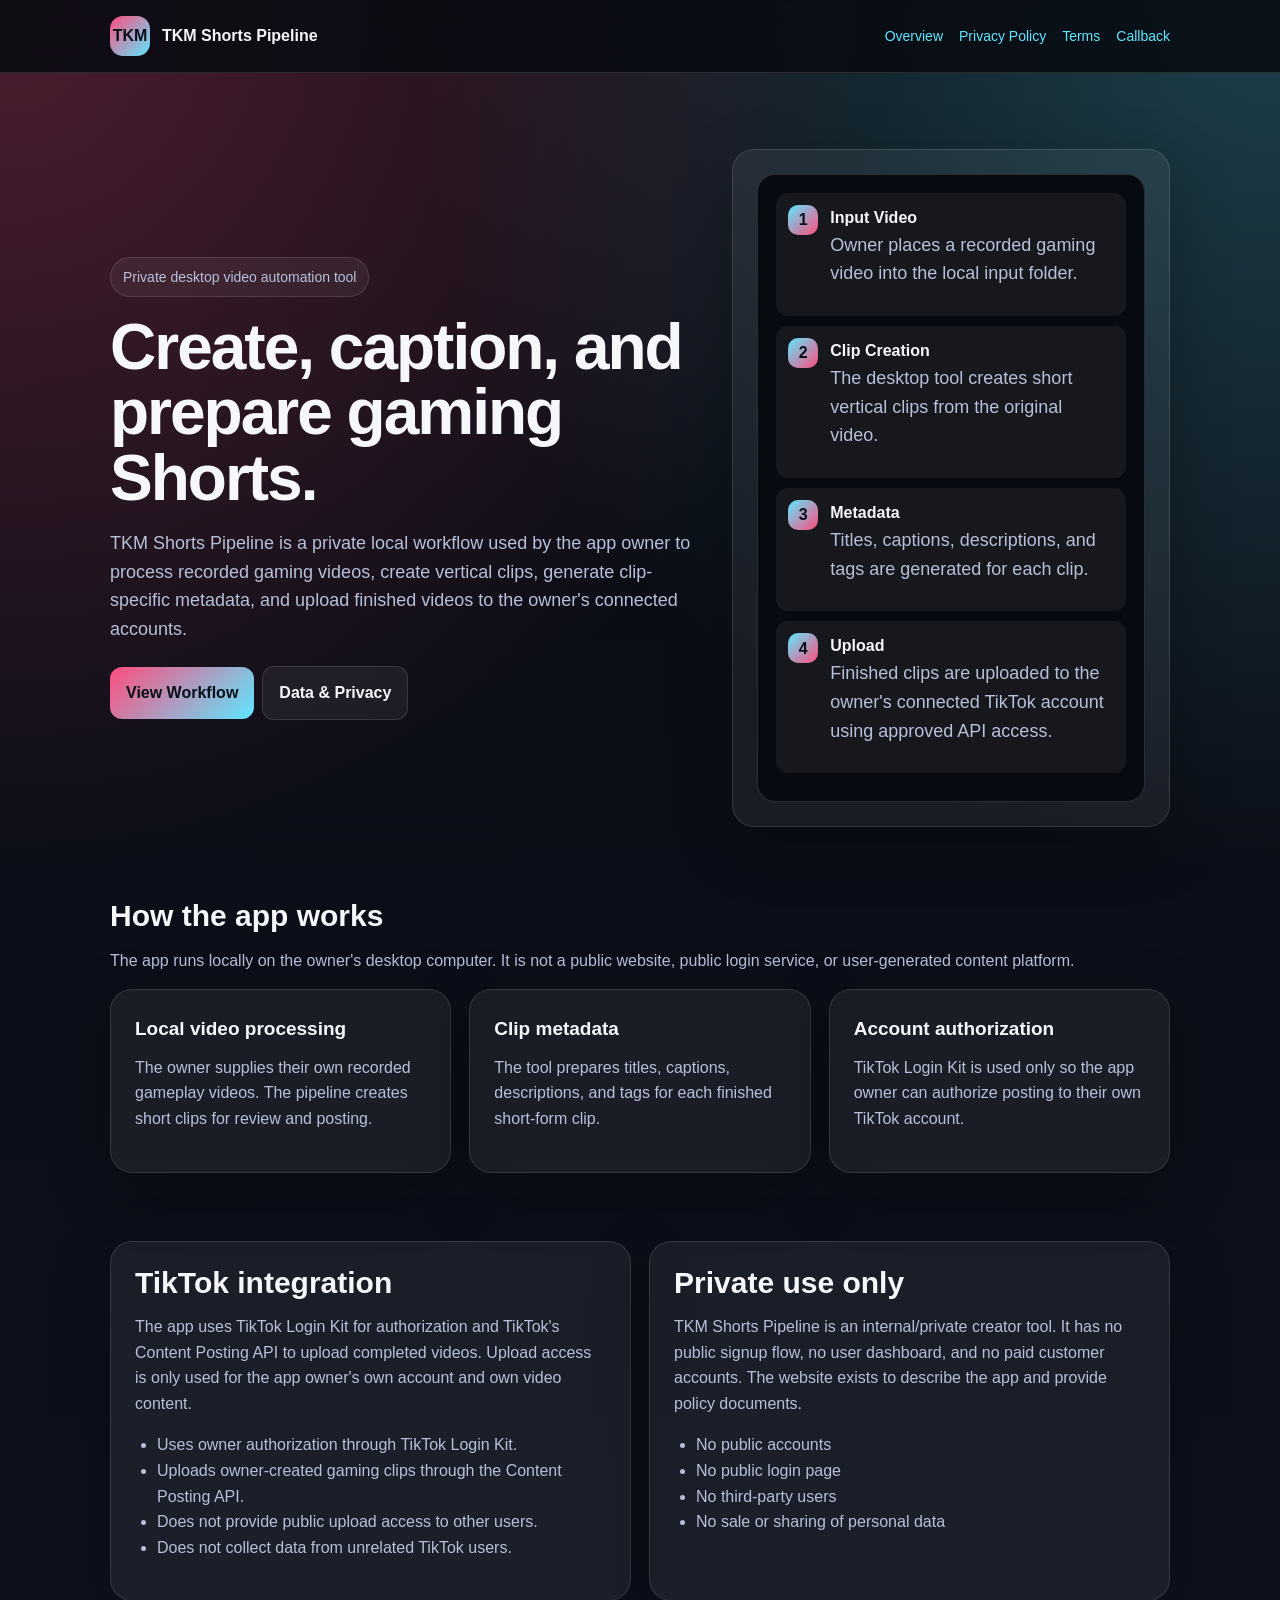
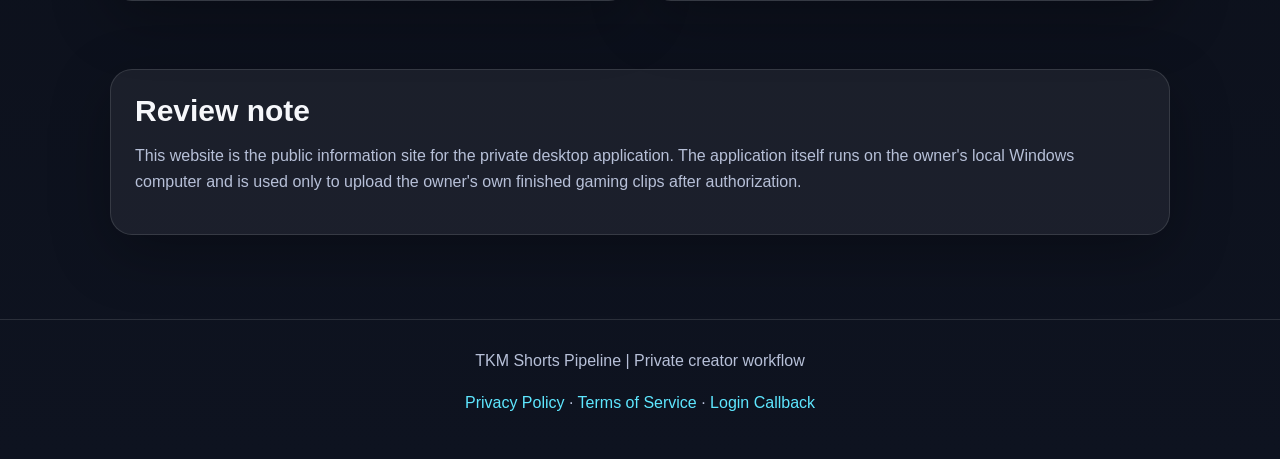
<file: index.html>
<!DOCTYPE html><html lang="en"><head><meta charset="UTF-8"><meta name="viewport" content="width=device-width, initial-scale=1.0"><title>TKM Shorts Pipeline</title><meta name="description" content="Private desktop workflow for creating, captioning, and uploading short-form gaming clips."><link rel="stylesheet" href="style.css"></head><body><nav class="nav"><div class="nav-inner"><div class="brand"><div class="logo">TKM</div><span>TKM Shorts Pipeline</span></div><div class="nav-links"><a href="index.html">Overview</a><a href="privacy-policy.html">Privacy Policy</a><a href="terms-of-service.html">Terms</a><a href="callback.html">Callback</a></div></div></nav>
<main class="hero"><section><div class="badge">Private desktop video automation tool</div><h1>Create, caption, and prepare gaming Shorts.</h1><p>TKM Shorts Pipeline is a private local workflow used by the app owner to process recorded gaming videos, create vertical clips, generate clip-specific metadata, and upload finished videos to the owner's connected accounts.</p><a class="button primary" href="#workflow">View Workflow</a><a class="button secondary" href="privacy-policy.html">Data & Privacy</a></section>
<aside class="visual-card"><div class="screen"><div class="pipeline-step"><div class="step-num">1</div><div><strong>Input Video</strong><p>Owner places a recorded gaming video into the local input folder.</p></div></div><div class="pipeline-step"><div class="step-num">2</div><div><strong>Clip Creation</strong><p>The desktop tool creates short vertical clips from the original video.</p></div></div><div class="pipeline-step"><div class="step-num">3</div><div><strong>Metadata</strong><p>Titles, captions, descriptions, and tags are generated for each clip.</p></div></div><div class="pipeline-step"><div class="step-num">4</div><div><strong>Upload</strong><p>Finished clips are uploaded to the owner's connected TikTok account using approved API access.</p></div></div></div></aside></main>
<section class="section" id="workflow"><h2>How the app works</h2><p>The app runs locally on the owner's desktop computer. It is not a public website, public login service, or user-generated content platform.</p><div class="grid"><div class="card"><h3>Local video processing</h3><p>The owner supplies their own recorded gameplay videos. The pipeline creates short clips for review and posting.</p></div><div class="card"><h3>Clip metadata</h3><p>The tool prepares titles, captions, descriptions, and tags for each finished short-form clip.</p></div><div class="card"><h3>Account authorization</h3><p>TikTok Login Kit is used only so the app owner can authorize posting to their own TikTok account.</p></div></div></section>
<section class="section"><div class="two-col"><div class="card"><h2>TikTok integration</h2><p>The app uses TikTok Login Kit for authorization and TikTok's Content Posting API to upload completed videos. Upload access is only used for the app owner's own account and own video content.</p><ul><li>Uses owner authorization through TikTok Login Kit.</li><li>Uploads owner-created gaming clips through the Content Posting API.</li><li>Does not provide public upload access to other users.</li><li>Does not collect data from unrelated TikTok users.</li></ul></div><div class="card"><h2>Private use only</h2><p>TKM Shorts Pipeline is an internal/private creator tool. It has no public signup flow, no user dashboard, and no paid customer accounts. The website exists to describe the app and provide policy documents.</p><ul><li>No public accounts</li><li>No public login page</li><li>No third-party users</li><li>No sale or sharing of personal data</li></ul></div></div></section>
<section class="section"><div class="notice"><h2>Review note</h2><p>This website is the public information site for the private desktop application. The application itself runs on the owner's local Windows computer and is used only to upload the owner's own finished gaming clips after authorization.</p></div></section>
<footer class="footer"><p>TKM Shorts Pipeline | Private creator workflow</p><p><a href="privacy-policy.html">Privacy Policy</a> · <a href="terms-of-service.html">Terms of Service</a> · <a href="callback.html">Login Callback</a></p></footer></body></html>
</file>
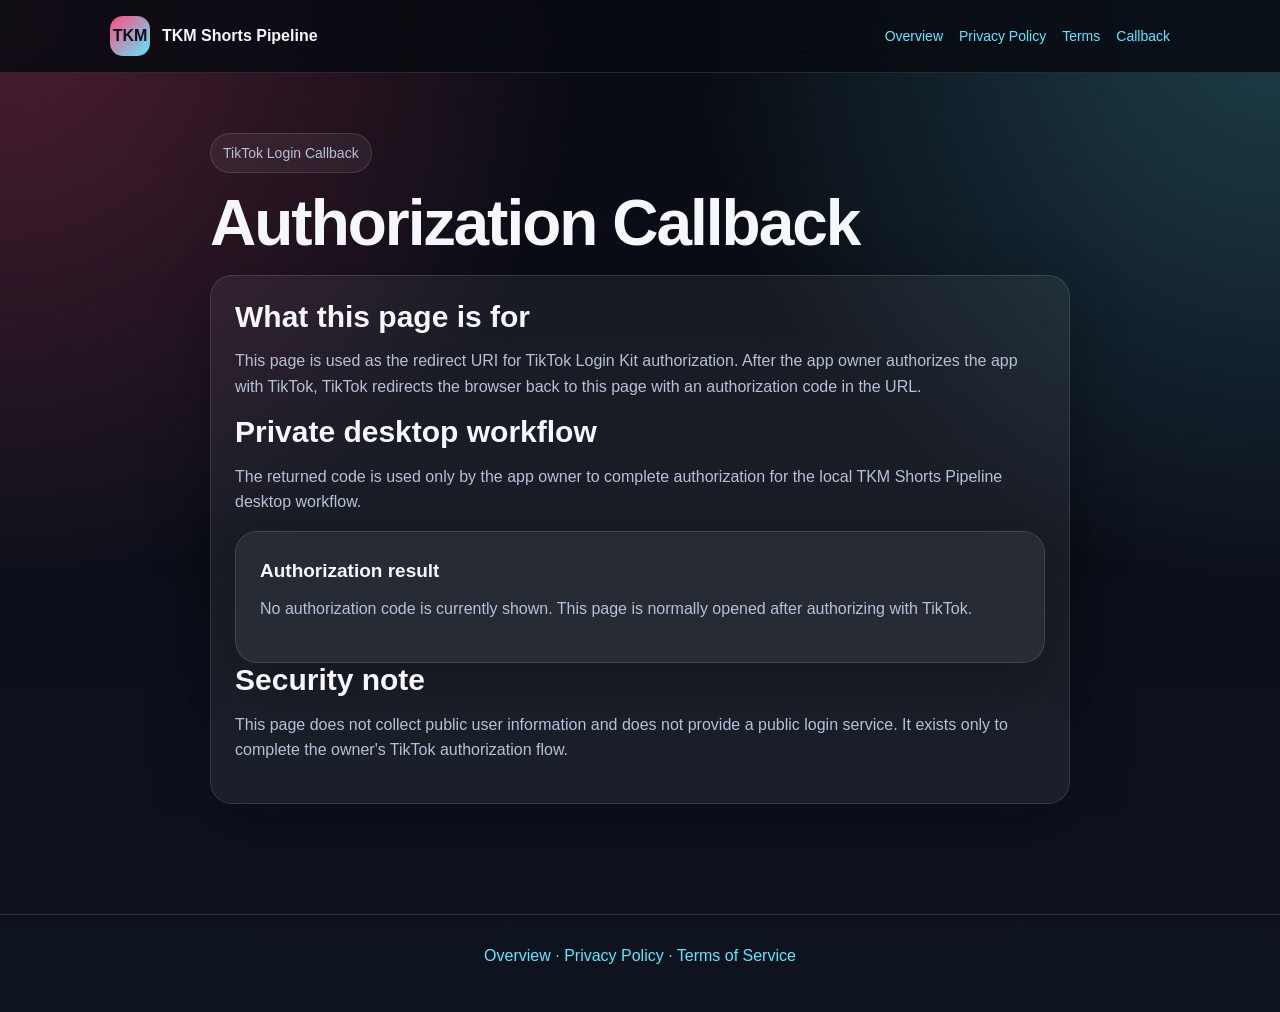
<file: callback.html>
<!DOCTYPE html><html lang="en"><head><meta charset="UTF-8"><meta name="viewport" content="width=device-width, initial-scale=1.0"><title>TikTok Login Callback | TKM Shorts Pipeline</title><link rel="stylesheet" href="style.css"></head><body><nav class="nav"><div class="nav-inner"><div class="brand"><div class="logo">TKM</div><span>TKM Shorts Pipeline</span></div><div class="nav-links"><a href="index.html">Overview</a><a href="privacy-policy.html">Privacy Policy</a><a href="terms-of-service.html">Terms</a><a href="callback.html">Callback</a></div></div></nav><main class="page"><div class="badge">TikTok Login Callback</div><h1>Authorization Callback</h1><div class="page-card"><h2>What this page is for</h2><p>This page is used as the redirect URI for TikTok Login Kit authorization. After the app owner authorizes the app with TikTok, TikTok redirects the browser back to this page with an authorization code in the URL.</p><h2>Private desktop workflow</h2><p>The returned code is used only by the app owner to complete authorization for the local TKM Shorts Pipeline desktop workflow.</p><div class="notice"><h3>Authorization result</h3><p id="status">Checking the callback URL...</p><p id="codebox"></p></div><h2>Security note</h2><p>This page does not collect public user information and does not provide a public login service. It exists only to complete the owner's TikTok authorization flow.</p></div></main><footer class="footer"><p><a href="index.html">Overview</a> · <a href="privacy-policy.html">Privacy Policy</a> · <a href="terms-of-service.html">Terms of Service</a></p></footer><script>const p=new URLSearchParams(window.location.search);const code=p.get('code');const err=p.get('error');const s=document.getElementById('status');const c=document.getElementById('codebox');if(code){s.textContent='Authorization code received. Copy the full browser URL and use it in the local desktop setup.';c.innerHTML='<code>code=</code> value detected in the URL.';}else if(err){s.textContent='TikTok returned an authorization error: '+err;}else{s.textContent='No authorization code is currently shown. This page is normally opened after authorizing with TikTok.';}</script></body></html>
</file>
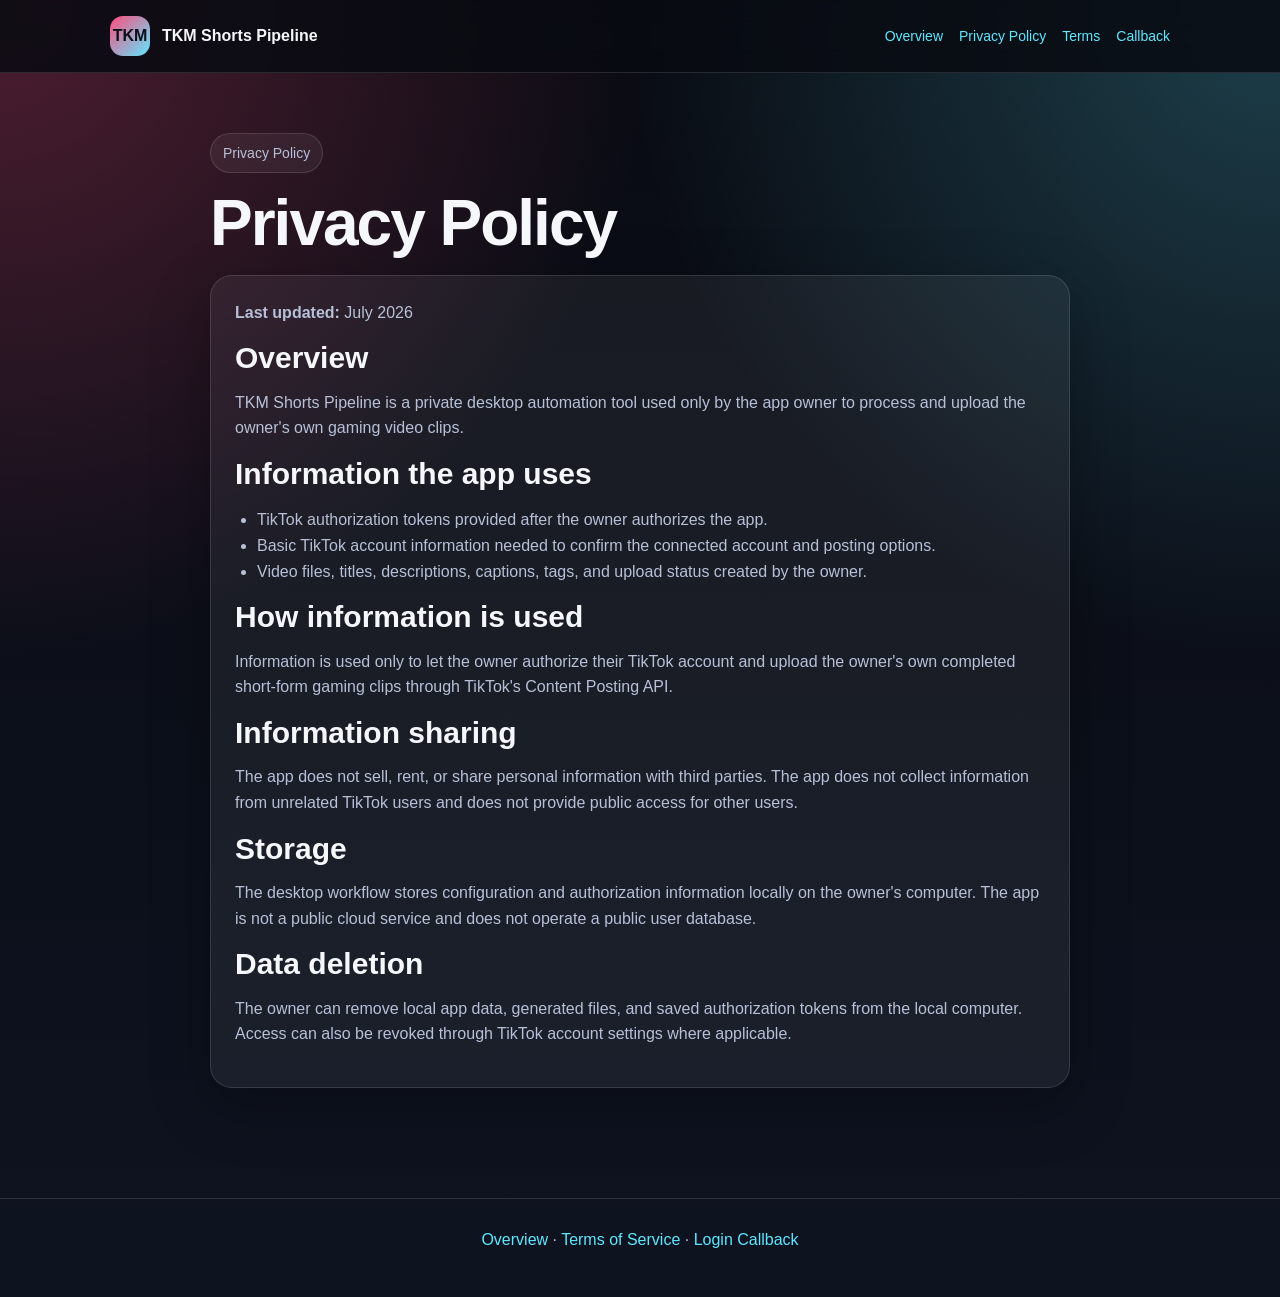
<file: privacy-policy.html>
<!DOCTYPE html><html lang="en"><head><meta charset="UTF-8"><meta name="viewport" content="width=device-width, initial-scale=1.0"><title>Privacy Policy | TKM Shorts Pipeline</title><link rel="stylesheet" href="style.css"></head><body><nav class="nav"><div class="nav-inner"><div class="brand"><div class="logo">TKM</div><span>TKM Shorts Pipeline</span></div><div class="nav-links"><a href="index.html">Overview</a><a href="privacy-policy.html">Privacy Policy</a><a href="terms-of-service.html">Terms</a><a href="callback.html">Callback</a></div></div></nav><main class="page"><div class="badge">Privacy Policy</div><h1>Privacy Policy</h1><div class="page-card"><p><strong>Last updated:</strong> July 2026</p><h2>Overview</h2><p>TKM Shorts Pipeline is a private desktop automation tool used only by the app owner to process and upload the owner's own gaming video clips.</p><h2>Information the app uses</h2><ul><li>TikTok authorization tokens provided after the owner authorizes the app.</li><li>Basic TikTok account information needed to confirm the connected account and posting options.</li><li>Video files, titles, descriptions, captions, tags, and upload status created by the owner.</li></ul><h2>How information is used</h2><p>Information is used only to let the owner authorize their TikTok account and upload the owner's own completed short-form gaming clips through TikTok's Content Posting API.</p><h2>Information sharing</h2><p>The app does not sell, rent, or share personal information with third parties. The app does not collect information from unrelated TikTok users and does not provide public access for other users.</p><h2>Storage</h2><p>The desktop workflow stores configuration and authorization information locally on the owner's computer. The app is not a public cloud service and does not operate a public user database.</p><h2>Data deletion</h2><p>The owner can remove local app data, generated files, and saved authorization tokens from the local computer. Access can also be revoked through TikTok account settings where applicable.</p></div></main><footer class="footer"><p><a href="index.html">Overview</a> · <a href="terms-of-service.html">Terms of Service</a> · <a href="callback.html">Login Callback</a></p></footer></body></html>
</file>
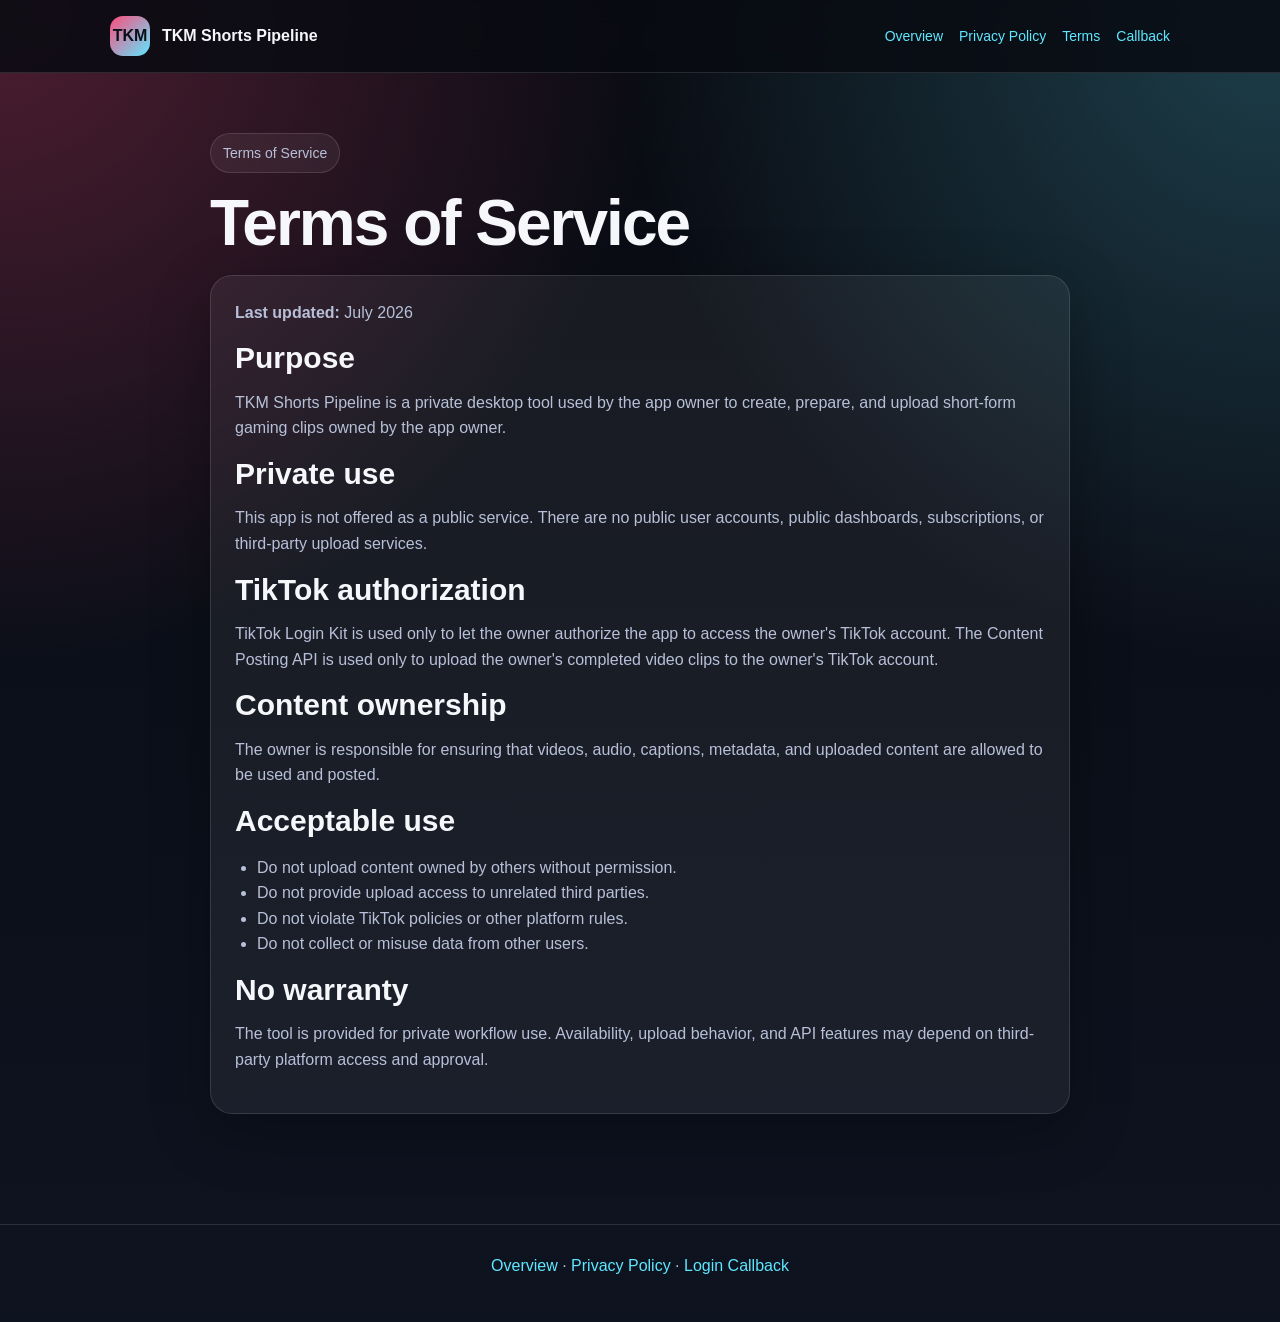
<file: terms-of-service.html>
<!DOCTYPE html><html lang="en"><head><meta charset="UTF-8"><meta name="viewport" content="width=device-width, initial-scale=1.0"><title>Terms of Service | TKM Shorts Pipeline</title><link rel="stylesheet" href="style.css"></head><body><nav class="nav"><div class="nav-inner"><div class="brand"><div class="logo">TKM</div><span>TKM Shorts Pipeline</span></div><div class="nav-links"><a href="index.html">Overview</a><a href="privacy-policy.html">Privacy Policy</a><a href="terms-of-service.html">Terms</a><a href="callback.html">Callback</a></div></div></nav><main class="page"><div class="badge">Terms of Service</div><h1>Terms of Service</h1><div class="page-card"><p><strong>Last updated:</strong> July 2026</p><h2>Purpose</h2><p>TKM Shorts Pipeline is a private desktop tool used by the app owner to create, prepare, and upload short-form gaming clips owned by the app owner.</p><h2>Private use</h2><p>This app is not offered as a public service. There are no public user accounts, public dashboards, subscriptions, or third-party upload services.</p><h2>TikTok authorization</h2><p>TikTok Login Kit is used only to let the owner authorize the app to access the owner's TikTok account. The Content Posting API is used only to upload the owner's completed video clips to the owner's TikTok account.</p><h2>Content ownership</h2><p>The owner is responsible for ensuring that videos, audio, captions, metadata, and uploaded content are allowed to be used and posted.</p><h2>Acceptable use</h2><ul><li>Do not upload content owned by others without permission.</li><li>Do not provide upload access to unrelated third parties.</li><li>Do not violate TikTok policies or other platform rules.</li><li>Do not collect or misuse data from other users.</li></ul><h2>No warranty</h2><p>The tool is provided for private workflow use. Availability, upload behavior, and API features may depend on third-party platform access and approval.</p></div></main><footer class="footer"><p><a href="index.html">Overview</a> · <a href="privacy-policy.html">Privacy Policy</a> · <a href="callback.html">Login Callback</a></p></footer></body></html>
</file>
<file: style.css>
:root{--bg:#090b12;--panel:#121827;--text:#f6f7fb;--muted:#b7c0d8;--accent:#5ee7ff;--accent2:#ff4d7d;--line:rgba(255,255,255,.12)}
*{box-sizing:border-box}body{margin:0;font-family:Arial,Helvetica,sans-serif;background:radial-gradient(circle at top left,rgba(255,77,125,.28),transparent 36%),radial-gradient(circle at top right,rgba(94,231,255,.24),transparent 36%),linear-gradient(180deg,#090b12,#0e1320);color:var(--text);line-height:1.6}
a{color:var(--accent);text-decoration:none}a:hover{text-decoration:underline}.nav{border-bottom:1px solid var(--line);background:rgba(9,11,18,.86);position:sticky;top:0;z-index:10;backdrop-filter:blur(12px)}
.nav-inner{max-width:1100px;margin:auto;padding:16px 20px;display:flex;justify-content:space-between;gap:18px;align-items:center}.brand{display:flex;align-items:center;gap:12px;font-weight:800}.logo{width:40px;height:40px;border-radius:13px;background:linear-gradient(135deg,var(--accent2),var(--accent));display:grid;place-items:center;color:#061018;font-weight:900}
.nav-links{display:flex;gap:16px;flex-wrap:wrap;font-size:14px}.hero{max-width:1100px;margin:auto;padding:76px 20px 38px;display:grid;grid-template-columns:1.15fr .85fr;gap:30px;align-items:center}
.badge{display:inline-flex;border:1px solid var(--line);background:rgba(255,255,255,.06);color:var(--muted);border-radius:999px;padding:8px 12px;font-size:14px;margin-bottom:18px}
h1{font-size:clamp(36px,6vw,64px);line-height:1.02;margin:0 0 18px;letter-spacing:-2px}h2{font-size:30px;line-height:1.15;margin:0 0 14px}h3{margin:0 0 10px;font-size:19px}p,li{color:var(--muted)}p{margin:0 0 16px}.hero p{font-size:18px}
.button{display:inline-block;border-radius:12px;padding:13px 16px;font-weight:700;margin:6px 8px 0 0}.primary{background:linear-gradient(135deg,var(--accent2),var(--accent));color:#061018}.secondary{border:1px solid var(--line);color:var(--text);background:rgba(255,255,255,.06)}
.visual-card,.card,.page-card,.notice{border:1px solid var(--line);background:rgba(255,255,255,.06);border-radius:22px;padding:24px;box-shadow:0 18px 60px rgba(0,0,0,.28)}
.screen{background:#070a10;border:1px solid rgba(255,255,255,.14);border-radius:18px;padding:18px}.pipeline-step{display:flex;gap:12px;padding:12px;margin-bottom:10px;border-radius:12px;background:rgba(255,255,255,.06)}.step-num{min-width:30px;height:30px;border-radius:10px;background:linear-gradient(135deg,var(--accent),var(--accent2));display:grid;place-items:center;color:#061018;font-weight:900}
.section{max-width:1100px;margin:auto;padding:34px 20px}.grid{display:grid;grid-template-columns:repeat(3,1fr);gap:18px}.two-col{display:grid;grid-template-columns:1fr 1fr;gap:18px}.page{max-width:900px;margin:auto;padding:60px 20px}.footer{border-top:1px solid var(--line);margin-top:50px;padding:28px 20px;text-align:center;color:var(--muted)}
code{background:rgba(255,255,255,.08);border:1px solid var(--line);border-radius:8px;padding:2px 6px;color:var(--accent)}ul,ol{padding-left:22px}
@media(max-width:800px){.hero,.grid,.two-col{grid-template-columns:1fr}.nav-inner{align-items:flex-start;flex-direction:column}}
</file>
